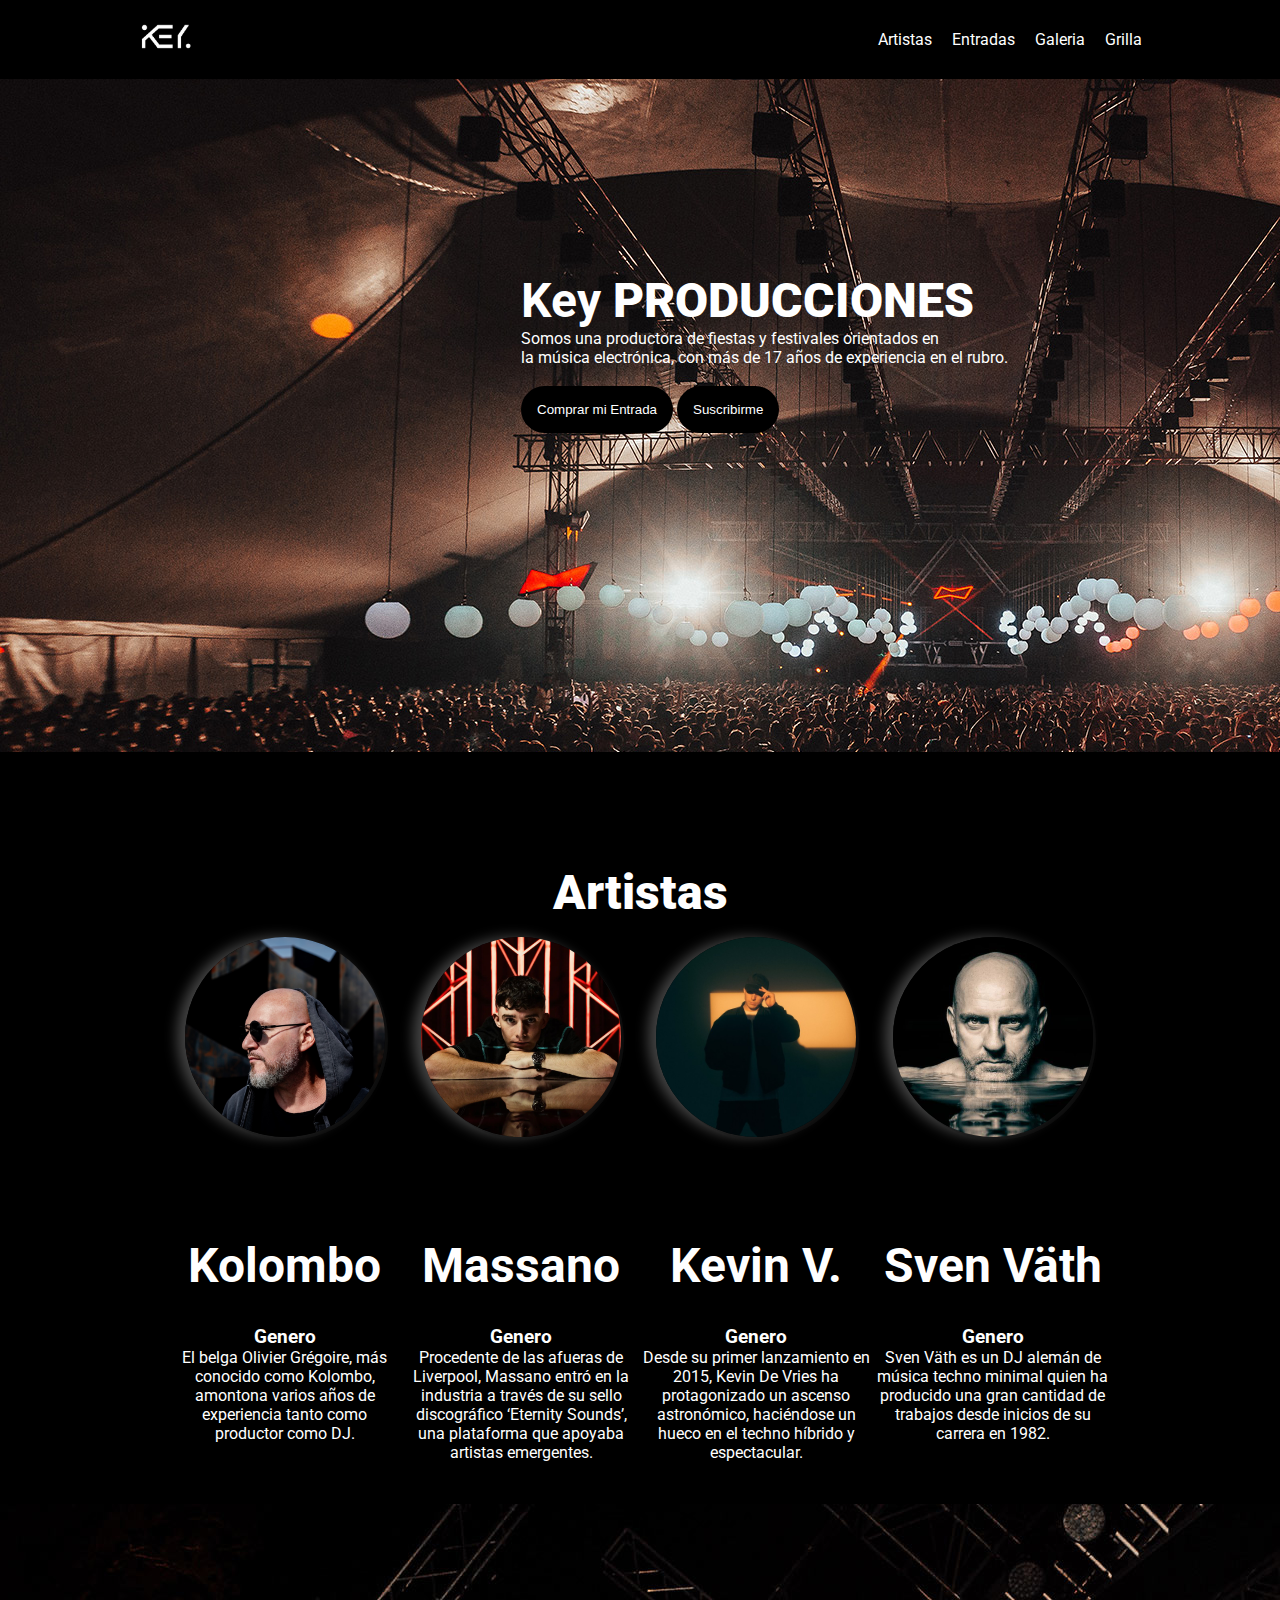
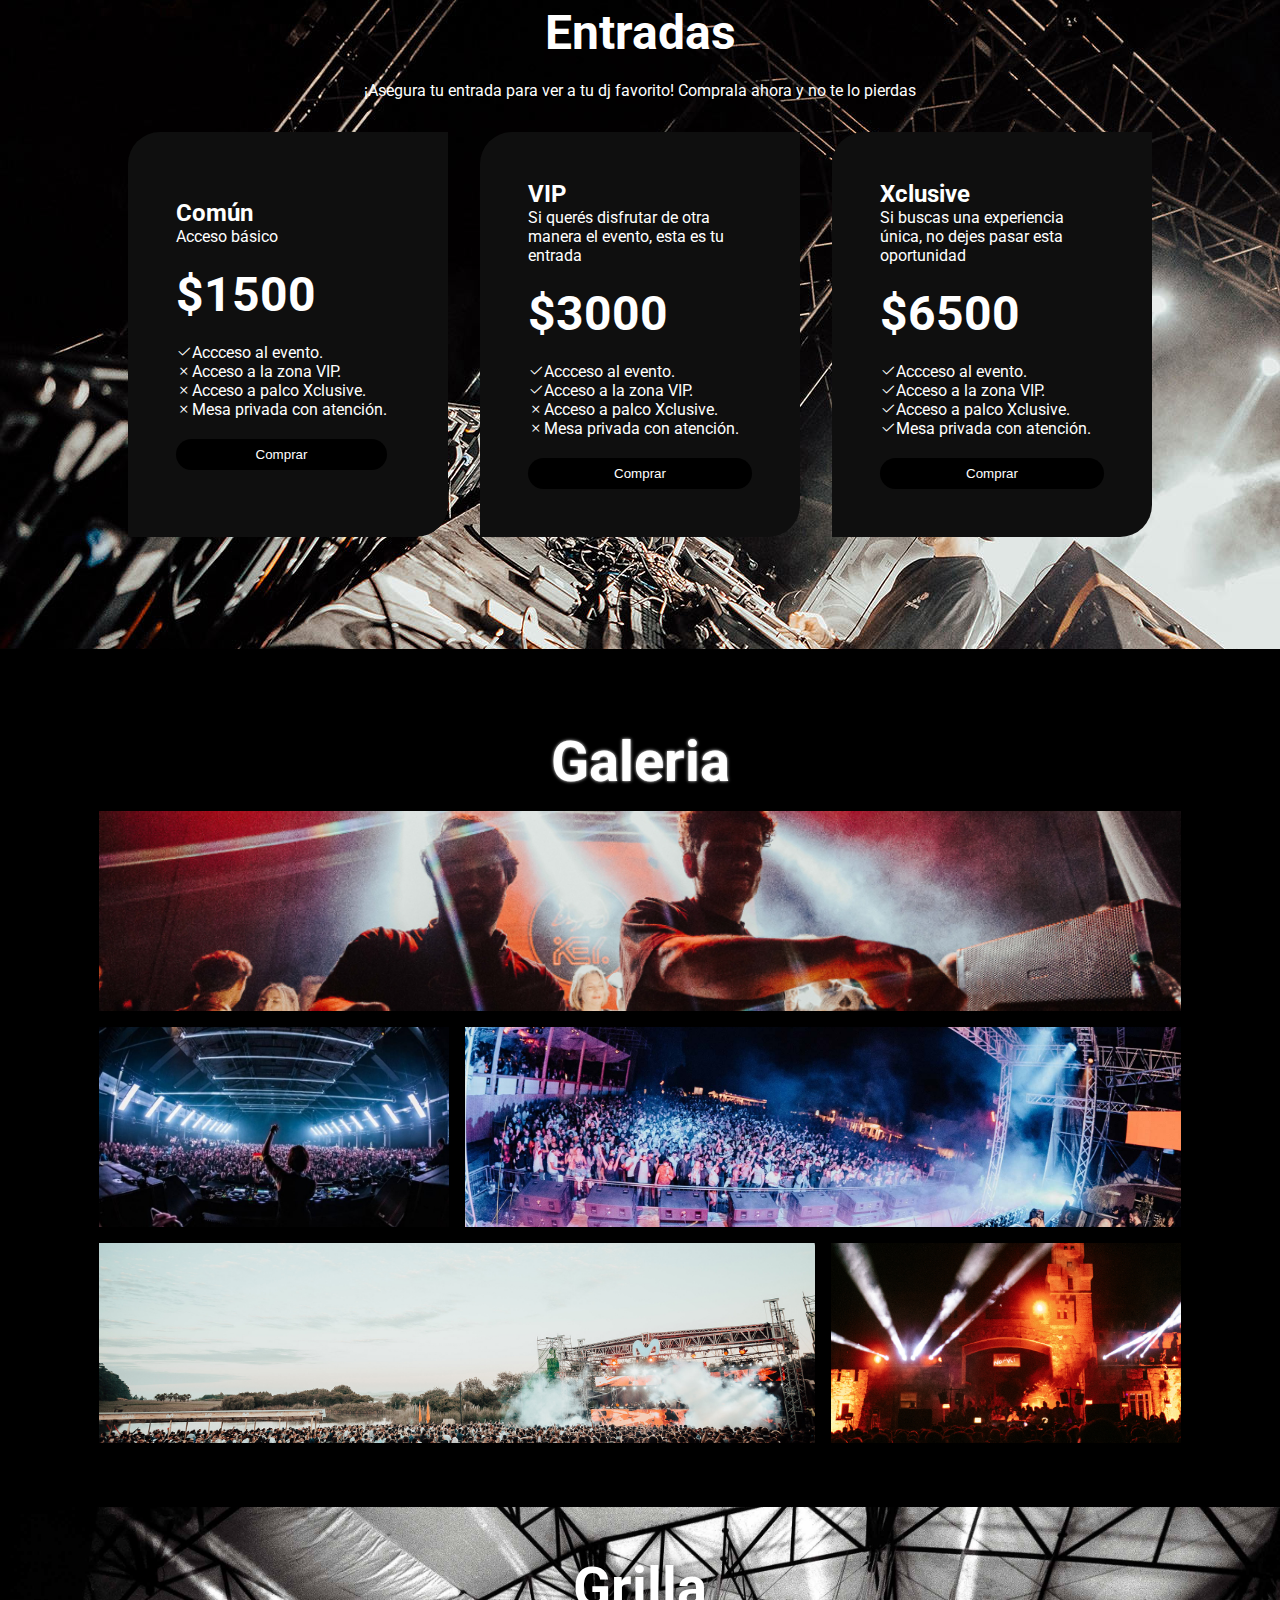
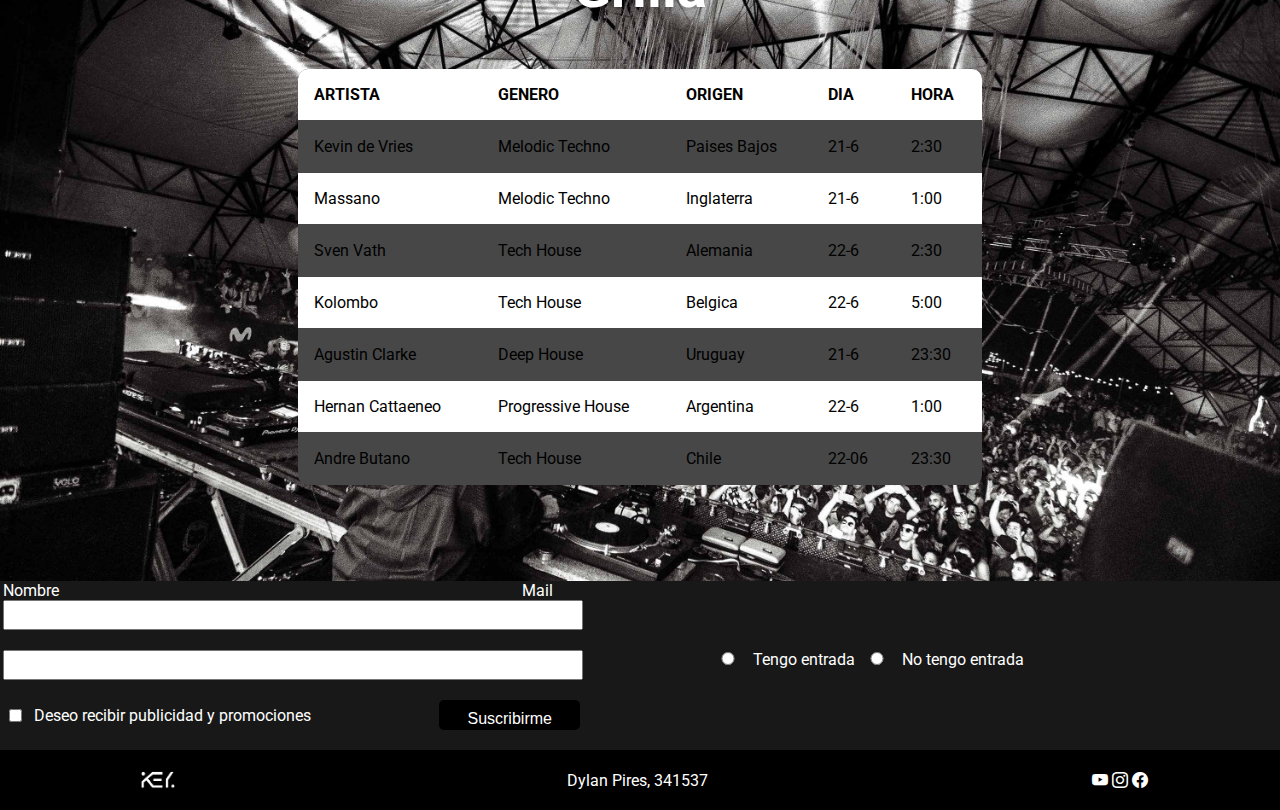
<file: assets-Dylan/index.html>
<!DOCTYPE html>
<html lang="es">

<head>
    <meta charset="UTF-8">
    <meta name="viewport" content="width=device-width, initial-scale=1.0">
    <meta name="descripcion" content="ObligatorioDIW">
    <meta name="keywords" content="productora de eventos, fiestas de música electrónica, DJ en vivo, festivales electrónicos, rave, eventos EDM, organización de eventos, conciertos de música electrónica, fiestas temáticas, luces y sonido, producción de eventos, booking de DJs, fiestas de club, música dance, eventos nocturnos, entretenimiento, shows de luces, fiestas electrónicas, eventos exclusivos, after parties">
    <link rel="preconnect" href="https://fonts.googleapis.com">
    <link rel="preconnect" href="https://fonts.gstatic.com" crossorigin>
    <link href="https://fonts.googleapis.com/css2?family=Noto+Sans:ital,wght@0,100..900;1,100..900&family=Roboto:ital,wght@0,100;0,300;0,400;0,500;0,700;0,900;1,100;1,300;1,400;1,500;1,700;1,900&display=swap" rel="stylesheet">
    <link rel="icon" href="assets/img/logo.jpg" type="image/x-icon">
    <link rel="stylesheet" href="https://cdn.jsdelivr.net/npm/bootstrap-icons@1.11.3/font/bootstrap-icons.min.css">
    <title>ObligatorioDIW</title>
    <link rel="stylesheet" href="css/styles.css">
</head>

<body>
    <!-- encabezado de arriba -->
    <header>
        <div>
        <a href="#section1">
            <img src="assets/img/logo.jpg" alt="Logo de la productora Key">
        </a>

        <ul>
            <li><a href="#section2">Artistas</a></li>
            <li><a href="#section3">Entradas</a></li>
            <li><a href="#section4">Galeria</a></li>
            <li><a href="#section5">Grilla</a></li>
        </ul>
    </div>
    </header>
    <!-- primera parte -->
    <section id="section1">
        <div class="container">
            <article>
                <h1>Key <strong>PRODUCCIONES</strong></h1>
                <p>Somos una productora de ﬁestas y festivales orientados en <br> la música electrónica, con más de 17 años
                    de experiencia en el rubro.</p><br>
                <button class="button"><a href="#section3">Comprar mi Entrada</a></button>
                <button class="button"> <a href="#section5">Suscribirme</a></button>
            </article>

        </div>
    </section>

    <section id="section2">
        
        <h1> <strong>Artistas</strong></h1>
        <div class="container2">

            <article>
                <figure><img src="assets/img/Kolombo cuadrado 2.jpeg" alt="Artista Kolombo"></figure>
                <h1>Kolombo</h1>
                <div>
                
                <h3>Genero</h3>
                <p>El belga Olivier Grégoire, más conocido como Kolombo, amontona varios años de experiencia
                    tanto como productor como DJ. </p>
                </div>
            </article>
            <article>
                <figure><img src="assets/img/Massano cuadrado.jpeg" alt="artista massano">
                </figure>
                <h1>Massano</h1>
                <div>
                <h3>Genero</h3>
                <p>Procedente de las afueras de Liverpool, Massano entró en la industria a través de su sello
                    discográfico ‘Eternity Sounds’, una plataforma que apoyaba artistas emergentes.
                    </p>
                </div>
            </article>
            <article>
                <figure><img src="assets/img/Kevin de vries cuadrado.jpeg" alt="artista kevin">
                </figure>
                <h1>Kevin V.</h1>
                <div>
                 
                <h3>Genero</h3>
                <p>Desde su primer lanzamiento en 2015, Kevin De Vries ha protagonizado un ascenso
                    astronómico, haciéndose un hueco en el techno híbrido y espectacular.</p>
                </div>
            </article>
            <article>
                <figure><img src="assets/img/Sven Vath cuadrado.jpeg" alt="artista sven">
                </figure>
                <h1>Sven Väth</h1>
                <div>
                    
                <h3>Genero</h3>
                <p>Sven Väth es un DJ alemán de música techno minimal quien ha producido una gran cantidad
                    de trabajos desde inicios de su carrera en 1982. </p>
                </div>
            </article>
        </div>

    </section>

    <section id="section3">
        <div class="title">
        <h1>Entradas</h1>
        <p>¡Asegura tu entrada para ver a tu dj favorito! Comprala ahora y no te lo pierdas</p>
        </div>
        <div class="conteiner">
            <article>
                <div>
                <h2>Común</h2>
                <p>Acceso básico</p>
                <h1>$1500</h1>
                <ol>
                    <li><i class="bi bi-check2"></i>Accceso al evento.</li>
                    <li><i class="bi bi-x"></i>Acceso a la zona VIP.</li>
                    <li><i class="bi bi-x"></i>Acceso a palco Xclusive.</li>
                    <li><i class="bi bi-x"></i>Mesa privada con atención.</li>
                    <button class="button"><a href="#">Comprar</a></button>
                </ol>
            </div>
            </article>
            <article>
                <div>
                    <h2>VIP</h2>
                    <p>Si querés disfrutar de otra manera el evento, esta es tu entrada</p>
                    <h1>$3000</h1>
                    <ol>
                    <li><i class="bi bi-check2"></i>Accceso al evento.</li>
                    <li><i class="bi bi-check2"></i>Acceso a la zona VIP.</li>
                    <li><i class="bi bi-x"></i>Acceso a palco Xclusive.</li>
                    <li><i class="bi bi-x"></i>Mesa privada con atención.</li>
                    <button class="button"><a href="#">Comprar</a></button>
                    </ol>
                </div>
            </article>
            <article>
                <div>
                    <h2>Xclusive</h2>
                    <p>Si buscas una experiencia única, no dejes pasar esta oportunidad</p>
                    <h1>$6500</h1>
                    <ol>
                        <li><i class="bi bi-check2"></i>Accceso al evento.</li>
                    <li><i class="bi bi-check2"></i>Acceso a la zona VIP.</li>
                    <li><i class="bi bi-check2"></i>Acceso a palco Xclusive.</li>
                    <li><i class="bi bi-check2"></i>Mesa privada con atención.</li>
                    <button class="button"><a href="#">Comprar</a></button>
                    </ol>
                </div>
            </article>
        </div>
    </section>

    <section id="section4">
       
        <div id="galeria">
            <h1>Galeria</h1>
            <article class="contenedor">
            <div class="img-a">
                <img src="assets/img/dj imagen a lo largo.jpg" alt="DJ's de la productora">
             </div>
             <div class="img-b">
                <img src="assets/img/galerap.jpg" alt="DJ's de la productora">
             </div>
             <div class="img-c">
                <img src="assets/img/galeriaq (2).jpg" alt="Publico de la fiesta">
             </div>
             <div class="img-e">
                <img src="assets/img/escenario movistar.jpg" alt="Escenario Movistar">
             </div>
             <div class="img-f">
                <img src="assets/img/galeriaq (1).jpg" alt="Fiesta apertura">
             </div>

            </article>
    </section>

    <section id="section5">
<div class="contenedor">
  
        <h1>Grilla</h1>
        <div class="contenedor">
                
            <table class="table">
                <thead>
                    <tr>
                        <th>ARTISTA</th>
                        <th>GENERO</th>
                        <th>ORIGEN</th>
                        <th>DIA</th>
                        <th>HORA</th>

                    </tr>
                </thead>
                <tbody>
                    <tr>
                        <td>Kevin de Vries</td>
                        <td>Melodic Techno</td>
                        <td>Paises Bajos</td>
                        <td>21-6</td>
                        <td>2:30</td>
                    </tr>
                    <tr>
                        <td>Massano</td>
                        <td>Melodic Techno</td>
                        <td>Inglaterra</td>
                        <td>21-6</td>
                        <td>1:00</td>
                    </tr>
                    <tr>
                        <td>Sven Vath</td>
                        <td>Tech House</td>
                        <td>Alemania</td>
                        <td>22-6</td>
                        <td>2:30</td>
                    </tr>
                    <tr>
                        <td>Kolombo</td>
                        <td>Tech House</td>
                        <td>Belgica</td>
                        <td>22-6</td>
                        <td>5:00</td>
                    </tr>
                    <tr>
                        <td>Agustin Clarke</td>
                        <td>Deep House</td>
                        <td>Uruguay</td>
                        <td>21-6</td>
                        <td>23:30</td>
                    </tr>
                    <tr>
                        <td>Hernan Cattaeneo</td>
                        <td>Progressive House</td>
                        <td>Argentina</td>
                        <td>22-6</td>
                        <td>1:00</td>
                    </tr>
                    <tr>
                        <td>Andre Butano</td>
                        <td>Tech House</td>
                        <td>Chile</td>
                        <td>22-06</td>
                        <td>23:30</td>
                    </tr>
                </tbody>
            </table>
        </div>
    </section>

</div>


<aside>
    <div class="container">
    <form >
        <label for="txtNombre">Nombre</label>

        <label for="Email">Mail</label>
        <input type="text"  id="Nombre" required>
        <input type="text"  id="Email" required>
        <div>
            <input type="radio" name="option" id="si" required>
            <label for="si">Tengo entrada</label>
            <input type="radio" name="option" id="no" required>
            <label for="no">No tengo entrada</label>
        </div>

        <div class="conte"><input type="checkbox" name="publicidad" id="publicidad">

            <label for="publicidad">Deseo recibir publicidad y promociones</label>
            
        <input type="submit" class="button" value="Suscribirme">
        </div>
        
 </form>
</div>
</aside>


 </section>

 <footer id="footer">
    <article class="conteiner">

       <img src="./assets/img/logo.jpg" alt="Logo de Drip Club.">
   
        <p>Dylan Pires, 341537</p>

        <div>
            <i class="bi bi-youtube"></i>
            <i class="bi bi-instagram"></i>
            <i class="bi bi-facebook"></i>
        </div>

        </article>
</footer>
<Script src="entregaJs/app.js"></Script>
</body>

</html>
</file>
<file: assets-Dylan/css/styles.css>
* {
    box-sizing: border-box;
    margin: 0;
    padding: 0;
    scroll-behavior: smooth;
}

:root{
 --color1: rgb(0, 0, 0);
 --color2:rgb(71, 71, 71);
 --color3:rgb(255, 255, 255);
 --fuente: 'Roboto', sans-serif;
}

body {

    font-family: var(--fuente);
}
li, ul{
    list-style: none;
    color: var(--color3);
}

a {
    text-decoration: none;
    color: var(--color3);
}


header{
    background-color: var(--color1);
    top: 0;
    position: fixed;
    display: flex;
    width: 100%;
    justify-content: center;
}

header div{
    display: flex;
    justify-content: space-between;
    align-items: center;
    width: 80%;
}

header img {
    height: 75px;
    width: 75px;
    
}

header div ul {
    display: flex;
    color: var(--color3);
    list-style: none;
    align-items: center;
}

header div ul li {
    margin: 10px;
}

header ul li a {
    border-bottom: transparent;
}

header div ul li a:hover {
    border-bottom: 1px solid var(--color3);
    transition: all 0.2s ease-out;
}
.button{
    border: 0;
    border-radius: 2rem;
    padding: 1rem;
    background-color: var(--color1);
}

.button:hover{
    background-color: var(--color2);
    transition: all 1s;
}

.conteiner {
    display: flex;

}


section{
    min-height: 35rem;
}

/* titulo */
section h1 {
    font-size: 3rem;
    color: var(--color3);
}

/* comentario abjo del titulo */
section p {
    color: var(--color3);
    max-width: 40rem;
}




#section1 {
    display: flex;
    justify-content: right;
    height: 47rem;
    padding: 17rem;
    background-image: url(../assets/img/escenario\ 1.jpg);

}


#section2 {
    background-color: var(--color1);
    display: flex;
    flex-direction: column;
    align-items: center;
    height: 47rem;
    padding: 3rem;
}

#section2 h1 {
    text-align: center;
    font-size: 3rem;
    color: var(--color3);
    font-weight: bolder;
    padding-top: 4rem;
}

.container2 {
    max-width: 80%;
    display: flex;
    
    justify-content: center;
    text-align: center;
}

.container2 article{
    display: flex;
    gap: 2rem;
    flex-wrap: wrap;
    align-items: center;
    justify-content: center;
    max-width: 18rem;
    max-height: 20rem;
}

.container2 img{
    height: 200px;
    width: 200px;
    margin-top: 1rem;
    box-shadow:
  3px 3px rgba(24, 24, 24, 0.449),
  -0.5em 0 0.8em rgba(240, 240, 240, 0.284);
}




h2,
h3,
p {
    color: var(--color3);
    

}

#section2 img{
    border-radius: 50%;  
}


#section3 {
    display: flex;
    flex-direction: column;
    align-items: center;
    background-image: url(../assets/img/img\ del\ dj.jpg);
    padding: 5rem;
    
}
#section3 h1{
    margin-bottom: 20px;
    margin-top: 20px;
    color: var(--color3);
}

.title{
display: flex;
flex-direction: column;
text-align: center;
align-items: center;
}

#section3 .conteiner{
    padding: 2rem;
    gap: 2rem;
}

#section3 article{
     width: 20rem;
    display: flex;
    flex-direction: row;
    justify-content: space-between; 
    align-items: center;
    gap: 1rem;
    padding: 3rem;
    background-color: rgb(15, 15, 15);
    border-radius: 2rem 0;
    
}  

#section3 button{
    margin-top: 20px;
    padding: 0.5rem;
    border: 0;
    background-color: var(--color1);
    color: var(--color3);
    width: 100%;
}
#section3 button:hover{
   
    background-color: var(--color2);
    transition: all 1s;;
}

#section4{
    background-color: var(--color1);
    display: flex;
    justify-content: center;
    flex-direction: column;
    text-align: center;
    align-items: center;
    padding: 4rem;
    height: fit-content;
}

#section4 h1{
    text-shadow: 0 0 0.2rem var(--color3);
    padding: 1rem;
    font-size: 3.5rem;
}

#section4 .contenedor{
    max-width: 1200px;
    display: grid;
    grid-template-columns: 350px 350px 350px;
    grid-template-rows: 200px 200px 200px;
    grid-gap: 1rem;
}

#section4 .contenedor .img-a{
    grid-column: 1/4;
}
#section4 .contenedor img{
    object-fit: cover;
    width: 100%;
    height: 100%; 
}

#section4 .contenedor .img-d{

    grid-row: 4/4;
}
#section4 .contenedor .img-c{
  
    grid-column: 2/4;
}
#section4 .contenedor .img-e{
  
   grid-column: 1/3;
}

#section4 .contenedor .img-f{
  
    grid-column: 3/4;
}


#section5 {
    background-image: url(../assets/img/galeriaq\ \(3\).jpg);
    background-size: cover;
    background-repeat: no-repeat;  
    display: flex;
    justify-content: center;
} 


#section5 .contenedor{
    align-items: center;
    width: 90%;
    padding: 3rem;
    display: flex;
    justify-content: center;
    flex-direction: column;

}

#section5 h1{
    text-shadow: 0 0 1rem var(--color1);
    color: var(--color3);
    font-size: 3.5rem;
}


#section5 table {
    box-shadow: 0 0 1rem var(--primary);
    width: 80%;
    border-collapse: collapse;
    margin: 0 auto;
    border-radius: 10px; 
    overflow: hidden; 
}

#section5 th, #section5 td {
    padding: 1rem 1rem;
    text-align: left;
    
    border-bottom: 1px solid var(--color2);
}

#section5 th {
    background-color: var(--color3);
}
/* Estilos para las filas impares */
#section5 tr:nth-child(odd) {
    background-color: var(--color2);
}
#section5 tr:nth-child(odd):hover {
    background-color: #b8b6b6; 
}
/* Estilos para las filas pares */
#section5 tr:nth-child(even) {
    background-color: var(--color3); /* Color de fondo gris claro */
}
#section5 tr:nth-child(even):hover {
    background-color: #c1c1c1; /* Color de fondo gris claro */
}



aside .container{
    
    max-width: 80%;
}

aside{
    background-color: rgb(24, 24, 24);
    
}
aside div h2{
    width: 100%;
}
aside div form{
    display: flex;
    flex-wrap: wrap;
    width: 100%;
    justify-content: space-between;

}

aside div form label{
    color: var(--color3);
    width: 49%;
    text-align: left;
    margin-left: 3px;
}

aside div form input{
    margin-left: 3px;
    margin-bottom: 20px;
    width: 580px;
    text-align: left;
    height: 30px;

}
aside div form input[type="radio"], input[type="checkbox"]{
    margin-right: 3px;
    margin-bottom: 20px;
    width: 30px;
    height: auto;
}
.conte{
    width: 580px;
}
.conte label{
    margin-bottom: 20px;
    width: 480px;
}
aside div.conte {
    display: flex;
    align-items: center;
    justify-content: space-between;
}
aside div form [type="submit"] {
    color: var(--color3);
    border: none;
    padding: 10px 20px;
    font-size: 16px;
    cursor: pointer;
    border-radius: 5px;
    text-align: center;
    width: 160px;
    
}




footer{
    padding: 0.3rem;
     background-color: var(--color1);
     display: flex;
     justify-content: center;
 }
 
 footer .conteiner{
     display: flex;
     max-width: 80%;
     align-items: center;
     justify-content: space-between;
 }

 footer i{
    color: var(--color3);
 }
 footer img{
     width: 5%;
 }
</file>
